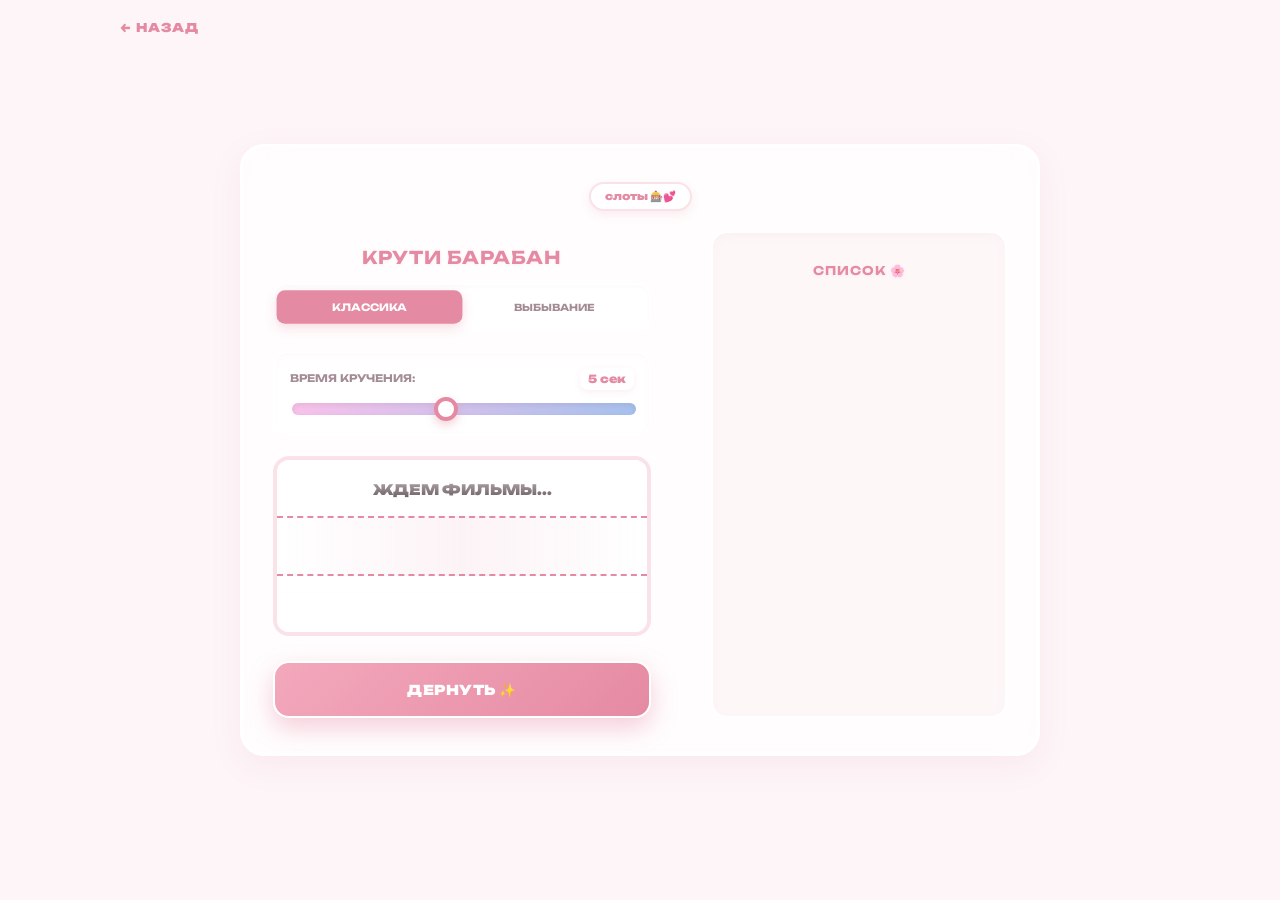
<file: roulette.html>
<!DOCTYPE html>
<html lang="ru">
<head>
    <meta charset="UTF-8">
    <meta name="viewport" content="width=device-width, initial-scale=1.0, maximum-scale=1.0, user-scalable=no">
    <title>roulette</title>
    <link rel="icon" type="image/png" href="favicon.png">  
    
    <style>
        html, body {
            background-color: #fdf5f7 !important;
            margin: 0; padding: 0;
            width: 100vw; height: 100vh;
        }
        .casino-master-board, .casino-left, .casino-right {
            opacity: 0; 
        }
    </style>

    <link rel="stylesheet" href="style.css">
    <link rel="stylesheet" href="roulette.css">
</head>
<body>
    <div class="floating-bg">
        <div class="float-item" style="left: 10%; animation-duration: 12s;">🐰</div>
        <div class="float-item" style="left: 30%; animation-duration: 15s;">🎀</div>
        <div class="float-item" style="left: 50%; animation-duration: 18s;">🌸</div>
        <div class="float-item" style="left: 70%; animation-duration: 14s;">🍓</div>
        <div class="float-item" style="left: 85%; animation-duration: 16s;">🐰</div>
    </div>
    <div class="sparkles-layer"></div>
    <div class="bg-blobs"><div class="blob ruby"></div><div class="blob dark"></div></div>

    <div class="wrapper center-screen">
        <div class="header-nav" style="position: absolute; top: 20px; left: -20px; z-index: 100;">
            <a href="index.html" class="btn-back">← НАЗАД</a>
        </div>

        <div class="glass-panel floating-panel casino-master-board">
            <div class="badge-love" style="margin: 0 auto 20px; display: table;">слоты 🎰💕</div>
            
            <div class="casino-split">
                
                <div class="casino-left">
                    <h2 class="section-title shimmer-text" style="font-size: 1.1rem; margin-bottom: 15px;">КРУТИ БАРАБАН</h2>
                    
                    <div class="mode-selector">
                        <button class="mode-btn active" data-mode="classic">КЛАССИКА</button>
                        <button class="mode-btn" data-mode="elimination">ВЫБЫВАНИЕ</button>
                    </div>
                    <div class="speed-control">
                        <label for="spin-duration">ВРЕМЯ КРУЧЕНИЯ: <span id="speed-val" class="val-display">5 сек</span></label>
                        <input type="range" id="spin-duration" min="1" max="10" step="0.5" value="5">
                    </div>

                    <div class="slot-window">
                        <div class="slot-overlay"></div>
                        <div class="slot-selector"></div>
                        <div id="slot-reel" class="slot-reel">
                            <div class="slot-item">ЖДЕМ ФИЛЬМЫ...</div>
                        </div>
                    </div>

                    <button id="spin-btn" class="btn-primary btn-huge shine-btn" style="margin-top: 25px; border-radius: 16px !important;">
                        ДЕРНУТЬ ✨
                    </button>
                </div>

                <div class="divider"></div>

                <div class="casino-right">
                    <h2 class="section-title" style="margin-bottom: 5px;">СПИСОК 🌸</h2>
                    <div class="notebook-wrapper">
                        <textarea id="movie-list" placeholder=""></textarea>
                    </div>
                </div>
                
            </div>
        </div>
    </div>

    <div id="result-modal" class="modal-overlay hidden">
        <div class="glass-panel modal-box winner-box">
            <div class="section-title">ДЖЕКПОТ! 🎰✨</div>
            <div id="winner-name" class="movie-title" style="font-size: 1.5rem; margin: 20px 0; color: var(--accent);"></div>
            <button id="close-modal" class="btn-primary shine-btn">ура! 🌸</button>
        </div>
    </div>

    <script type="module" src="roulette.js"></script>
</body>
</html>
</file>
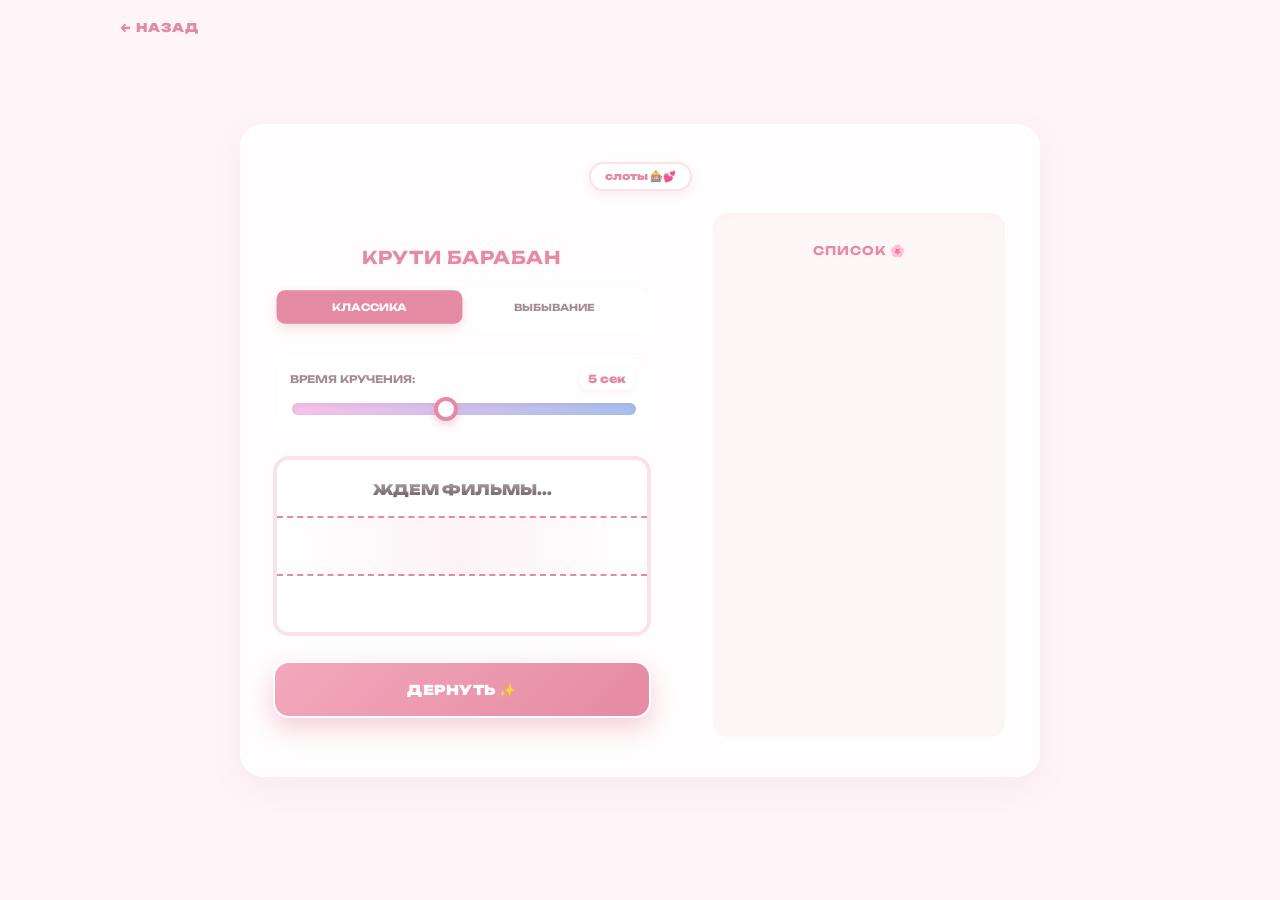
<file: roulette/roulette.html>
<!DOCTYPE html>
<html lang="ru">
<head>
    <meta charset="UTF-8">
    <meta name="viewport" content="width=device-width, initial-scale=1.0, maximum-scale=1.0, user-scalable=no">
    <title>roulette</title>
    <link rel="icon" type="image/png" href="../favicon.png">  
    
    <style>
        html, body {
            background-color: #fdf5f7 !important;
            margin: 0; padding: 0;
            width: 100vw; height: 100vh;
        }
        .casino-master-board, .casino-left, .casino-right {
            opacity: 0; 
        }
    </style>

    <link rel="stylesheet" href="../style.css">
    <link rel="stylesheet" href="roulette.css">
</head>
<body>
    <div class="floating-bg">
        <div class="float-item" style="left: 10%; animation-duration: 12s;">🐰</div>
        <div class="float-item" style="left: 30%; animation-duration: 15s;">🎀</div>
        <div class="float-item" style="left: 50%; animation-duration: 18s;">🌸</div>
        <div class="float-item" style="left: 70%; animation-duration: 14s;">🍓</div>
        <div class="float-item" style="left: 85%; animation-duration: 16s;">🐰</div>
    </div>
    <div class="sparkles-layer"></div>
    <div class="bg-blobs"><div class="blob ruby"></div><div class="blob dark"></div></div>

    <div class="wrapper center-screen">
        <div class="header-nav" style="position: absolute; top: 20px; left: -20px; z-index: 100;">
            <a href="../index.html" class="btn-back">← НАЗАД</a>
        </div>

        <div class="glass-panel floating-panel casino-master-board">
            <div class="badge-love" style="margin: 0 auto 20px; display: table;">слоты 🎰💕</div>
            
            <div class="casino-split">
                
                <div class="casino-left">
                    <h2 class="section-title shimmer-text" style="font-size: 1.1rem; margin-bottom: 15px;">КРУТИ БАРАБАН</h2>
                    
                    <div class="mode-selector">
                        <button class="mode-btn active" data-mode="classic">КЛАССИКА</button>
                        <button class="mode-btn" data-mode="elimination">ВЫБЫВАНИЕ</button>
                    </div>
                    <div class="speed-control">
                        <label for="spin-duration">ВРЕМЯ КРУЧЕНИЯ: <span id="speed-val" class="val-display">5 сек</span></label>
                        <input type="range" id="spin-duration" min="1" max="10" step="0.5" value="5">
                    </div>

                    <div class="slot-window">
                        <div class="slot-overlay"></div>
                        <div class="slot-selector"></div>
                        <div id="slot-reel" class="slot-reel">
                            <div class="slot-item">ЖДЕМ ФИЛЬМЫ...</div>
                        </div>
                    </div>

                    <button id="spin-btn" class="btn-primary btn-huge shine-btn" style="margin-top: 25px; border-radius: 16px !important;">
                        ДЕРНУТЬ ✨
                    </button>
                </div>

                <div class="divider"></div>

                <div class="casino-right">
                    <h2 class="section-title" style="margin-bottom: 5px;">СПИСОК 🌸</h2>
                    <div class="notebook-wrapper">
                        <textarea id="movie-list" placeholder=""></textarea>
                    </div>
                </div>
                
            </div>
        </div>
    </div>

    <div id="result-modal" class="modal-overlay hidden">
        <div class="glass-panel modal-box winner-box">
            <div class="section-title">ДЖЕКПОТ! 🎰✨</div>
            <div id="winner-name" class="movie-title" style="font-size: 1.5rem; margin: 20px 0; color: var(--accent);"></div>
            <button id="close-modal" class="btn-primary shine-btn">ура! 🌸</button>
        </div>
    </div>

    <script type="module" src="roulette.js"></script>
</body>
</html>
</file>
<file: style.css>
@import url('https://fonts.googleapis.com/css2?family=Unbounded:wght@700;900&family=Montserrat:wght@500;600;700;800&display=swap');

:root {
    --accent: #e58aa3;
    --accent-glow: rgba(229, 138, 163, 0.3);
    --bg-dark: #fdf5f7;
    --panel-bg: rgba(255, 255, 255, 0.7);
    --border-light: rgba(229, 138, 163, 0.25);
    --text-main: #5c4b51;
    --text-muted: #a38c95;
}

* { box-sizing: border-box; }

body { 
    font-family: 'Montserrat', sans-serif; 
    background-color: var(--bg-dark); 
    color: var(--text-main); 
    margin: 0; padding: 0; 
    min-height: 100vh; 
    display: flex;
    flex-direction: column;
    align-items: center;
    position: relative;
    overflow-x: hidden;
}

body::before {
    content: ''; position: fixed; top: 0; left: 0; width: 100vw; height: 100vh;
    background: linear-gradient(135deg, #fdf5f7, #faeaee, #f5dde4);
    background-size: 400% 400%;
    animation: gradientMove 15s ease infinite;
    z-index: -2; pointer-events: none;
}
@keyframes gradientMove { 0% { background-position: 0% 50%; } 50% { background-position: 100% 50%; } 100% { background-position: 0% 50%; } }

.center-screen { flex: 1; display: flex; align-items: center; justify-content: center; width: 100%; }
.wrapper { width: 100%; max-width: 1000px; padding: 20px; z-index: 10; display: flex; flex-direction: column; } /* Уменьшил ширину */

.header-nav { display: flex; justify-content: space-between; align-items: center; width: 100%; margin-bottom: 20px; }
.btn-back { 
    display: inline-block; color: var(--accent) !important; text-decoration: none; 
    font-family: 'Unbounded'; font-size: 0.75rem; transition: 0.3s; 
    text-transform: uppercase; letter-spacing: 1px; margin: 0; font-weight: 900;
}
.btn-back:hover { opacity: 0.7; transform: scale(1.05); }

.custom-dropdown { 
    position: relative; 
    width: 100%; 
    z-index: 1000 !important; 
}

.dropdown-selected { 
    display: flex; 
    align-items: center; 
    justify-content: center;
    gap: 8px;
    background: linear-gradient(135deg, rgba(255,255,255,0.95) 0%, rgba(253,245,247,0.9) 100%);
    color: var(--text-main); 
    border: 2px solid var(--border-light); 
    padding: 12px 18px;
    border-radius: 14px; 
    cursor: pointer; 
    font-family: 'Unbounded'; 
    font-size: 0.75rem; 
    font-weight: 800; 
    box-shadow: 0 4px 10px rgba(229,138,163,0.1); 
    transition: all 0.3s cubic-bezier(0.2, 0.8, 0.2, 1);
}

.dropdown-selected:hover { 
    border-color: var(--accent); 
    box-shadow: 0 8px 20px var(--accent-glow);
    transform: translateY(-2px);
}

.dropdown-selected .arrow {
    font-size: 0.6rem;
    color: var(--text-muted);
    transition: transform 0.4s cubic-bezier(0.175, 0.885, 0.32, 1.275), color 0.3s ease;
}

.custom-dropdown.open .dropdown-selected {
    border-color: var(--accent);
    box-shadow: 0 0 15px var(--accent-glow);
}

.custom-dropdown.open .dropdown-selected .arrow {
    transform: rotate(-180deg);
    color: var(--accent);
}

.dropdown-options { 
    position: absolute; 
    top: 100%; 
    left: 0; 
    width: 100%; 
    background: rgba(255, 255, 255, 0.98); 
    backdrop-filter: blur(10px);
    border: 2px solid var(--accent); 
    border-radius: 14px; 
    display: none; 
    margin-top: 8px; 
    box-shadow: 0 10px 30px rgba(229,138,163,0.25); 
    z-index: 1001 !important; 
    overflow: hidden; 
}

.dropdown-item { 
    padding: 14px; 
    cursor: pointer; 
    font-family: 'Unbounded';
    font-size: 0.7rem; 
    color: var(--text-main); 
    font-weight: 700; 
    transition: background 0.3s ease, color 0.3s ease, padding-left 0.3s ease; 
}

.dropdown-item:hover { 
    background: #faeaee; 
    color: var(--accent); 
    padding-left: 20px;
}

.glass-panel { background: var(--panel-bg); backdrop-filter: blur(20px); border: 2px solid #fff; border-radius: 20px; padding: 25px; box-shadow: 0 10px 30px rgba(229,138,163,0.1); width: 100%; }

.auth-card { padding: 40px 30px; text-align: center; width: 100%; max-width: 380px; margin: 0 auto; }
.main-title { font-family: 'Unbounded'; font-size: 2.2rem; margin-bottom: 25px; color: var(--accent); }
.accent { color: #f0a3ba; }

.user-info { display: flex; flex-direction: column; align-items: center; gap: 10px; margin-bottom: 30px; }
.avatar-img { width: 60px; height: 60px; border-radius: 50%; border: 3px solid #fff; object-fit: cover; box-shadow: 0 4px 10px rgba(229,138,163,0.2); }
.user-name-text { font-family: 'Unbounded'; font-size: 0.9rem; color: var(--text-main); }
.logout-link { background: none; border: none; color: var(--text-muted); font-family: 'Unbounded'; font-size: 0.6rem; cursor: pointer; text-decoration: underline; margin-top: 5px; transition: 0.3s; }
.logout-link:hover { color: var(--accent); }

.search-wrapper { position: relative; width: 100%; margin-bottom: 20px; }
.title-input { width: 100%; padding: 12px; background: rgba(255,255,255,0.9); border: 2px solid var(--border-light); color: var(--text-main); font-size: 0.9rem; font-family: 'Unbounded'; text-align: center; border-radius: 12px; outline: none; transition: 0.3s; box-shadow: inset 0 2px 4px rgba(0,0,0,0.02); }
.title-input::placeholder { color: #d6bccc; }
.title-input:focus { border-color: var(--accent); background: #fff; box-shadow: 0 0 10px var(--accent-glow); }

.suggestions-list { position: absolute; top: 100%; left: 0; width: 100%; background: #fff; border: 2px solid var(--border-light); border-radius: 12px; z-index: 1000; display: none; margin-top: 5px; box-shadow: 0 8px 15px rgba(229,138,163,0.15); overflow: hidden; }
.suggestion-item { padding: 8px; cursor: pointer; display: flex; align-items: center; gap: 10px; border-bottom: 1px solid #fdf5f7; color: var(--text-main); }
.suggestion-item:hover { background: #fdf0f4; }
.suggestion-img { width: 25px; height: 38px; object-fit: cover; border-radius: 4px; }

.movie-preview { 
    display: flex; align-items: center; gap: 15px; 
    background: rgba(255,255,255,0.8); border: 2px solid #fff; 
    padding: 12px; border-radius: 14px; margin-bottom: 20px; 
    position: relative; width: 100%; box-shadow: 0 4px 10px rgba(229,138,163,0.08); 
    z-index: 1000 !important; 
}
.movie-preview.hidden { display: none !important; }
.preview-poster { width: 50px; height: 75px; object-fit: cover; border-radius: 8px; box-shadow: 0 4px 10px rgba(229,138,163,0.2); }
.preview-info { display: flex; flex-direction: column; justify-content: center; flex: 1; text-align: left; }
.preview-title { font-family: 'Unbounded'; font-size: 0.95rem; color: var(--text-main); margin-bottom: 3px; text-transform: uppercase; }
.preview-genres { font-family: 'Montserrat'; font-size: 0.7rem; color: var(--text-muted); text-transform: uppercase; letter-spacing: 1px; font-weight: 600; }
.clear-btn { position: absolute; right: 12px; top: 12px; background: #fff; border: 2px solid var(--border-light); color: var(--text-muted); width: 26px; height: 26px; border-radius: 50%; display: flex; align-items: center; justify-content: center; cursor: pointer; transition: 0.2s; font-size: 0.7rem; font-weight: 900; }
.clear-btn:hover { background: #e58aa3; color: #fff; border-color: #e58aa3; }

.sliders-wrapper { 
    display: grid; grid-template-columns: 1fr; gap: 20px; 
    margin-bottom: 20px; transition: 0.3s; 
    position: relative;
    z-index: 1 !important;
}
.user-column { display: flex; flex-direction: column; gap: 10px; }
.user-column.hidden, .hidden { display: none !important; }

.section-box { background: rgba(255,255,255,0.7); padding: 15px; border-radius: 14px; border: 2px solid #fff; box-shadow: inset 0 2px 5px rgba(229,138,163,0.05); }
.section-title { color: var(--accent); font-family: 'Unbounded'; font-size: 0.75rem; letter-spacing: 1px; margin-bottom: 15px; text-align: center; text-transform: uppercase; text-shadow: 0 1px 3px rgba(229,138,163,0.1); }

.range-group { margin-bottom: 12px; }
label { display: flex; justify-content: space-between; margin-bottom: 6px; font-weight: 700; font-size: 0.75rem; color: var(--text-main); }
.val-display { color: var(--accent); font-family: 'Unbounded'; font-weight: 900; background: #fff; padding: 2px 6px; border-radius: 8px; box-shadow: 0 2px 4px rgba(229,138,163,0.15); font-size: 0.7rem; }

/* ползунки оценок */

input[type="range"] {
    width: 100%;
    height: 14px;
    border-radius: 12px;
    -webkit-appearance: none;
    outline: none;
    box-shadow: inset 0 2px 6px rgba(0,0,0,0.08);
    transition: all 0.3s ease;
}

/* ранд градиетн */
.range-group:nth-child(1) input[type="range"] { background: linear-gradient(135deg, #ff9a9e 0%, #fecfef 100%); } /* клубника */
.range-group:nth-child(2) input[type="range"] { background: linear-gradient(135deg, #ffecd2 0%, #fcb69f 100%); } /* персик */
.range-group:nth-child(3) input[type="range"] { background: linear-gradient(135deg, #e0c3fc 0%, #8ec5fc 100%); } /* голубика */
.range-group:nth-child(4) input[type="range"] { background: linear-gradient(135deg, #fbc2eb 0%, #a6c1ee 100%); } /* сладкая вата */
.range-group:nth-child(5) input[type="range"] { background: linear-gradient(135deg, #d4fc79 0%, #96e6a1 100%); } /* мята */
.range-group:nth-child(6) input[type="range"] { background: linear-gradient(135deg, #fdcbf1 0%, #e6dee9 100%); } /* сакура */
.range-group:nth-child(7) input[type="range"] { background: linear-gradient(135deg, #ffc3a0 0%, #ffafbd 100%); } /* роза */

input[type="range"] {
    width: 100%;
    height: 14px;
    border-radius: 12px;
    -webkit-appearance: none;
    outline: none;
    box-shadow: inset 0 2px 6px rgba(0,0,0,0.08);
    transition: background 0.3s ease, box-shadow 0.3s ease; 
}

.range-group:nth-child(1) input[type="range"] { background: linear-gradient(135deg, #ff9a9e 0%, #fecfef 100%); }
.range-group:nth-child(2) input[type="range"] { background: linear-gradient(135deg, #ffecd2 0%, #fcb69f 100%); }
.range-group:nth-child(3) input[type="range"] { background: linear-gradient(135deg, #e0c3fc 0%, #8ec5fc 100%); }
.range-group:nth-child(4) input[type="range"] { background: linear-gradient(135deg, #fbc2eb 0%, #a6c1ee 100%); }
.range-group:nth-child(5) input[type="range"] { background: linear-gradient(135deg, #d4fc79 0%, #96e6a1 100%); }
.range-group:nth-child(6) input[type="range"] { background: linear-gradient(135deg, #fdcbf1 0%, #e6dee9 100%); }
.range-group:nth-child(7) input[type="range"] { background: linear-gradient(135deg, #ffc3a0 0%, #ffafbd 100%); }

input[type="range"]::-webkit-slider-thumb {
    -webkit-appearance: none;
    width: 26px;
    height: 26px;
    background: #fff;
    border: 4px solid var(--accent);
    border-radius: 50%;
    cursor: pointer;
    box-shadow: 0 4px 12px rgba(229,138,163,0.5);
    transition: transform 0.2s cubic-bezier(0.175, 0.885, 0.32, 1.275), border-color 0.2s ease, box-shadow 0.2s ease; 
}

input[type="range"]::-webkit-slider-thumb:hover {
    transform: scale(1.25);
    border-color: #ff9a9e;
}

input[type="range"]::-webkit-slider-thumb:active {
    transform: scale(1.1);
    border-color: #e58aa3;
    box-shadow: 0 2px 6px rgba(229,138,163,0.8);
}

@keyframes softReveal {
    0% { 
        opacity: 0; 
        transform: translateY(-15px) scale(0.98); 
    }
    100% { 
        opacity: 1; 
        transform: translateY(0) scale(1); 
    }
}

.movie-preview:not(.hidden), 
.user-column:not(.hidden), 
#user1-title:not(.hidden) {
    animation: softReveal 0.5s cubic-bezier(0.2, 0.8, 0.2, 1) forwards;
}

.suggestions-list {
    animation: softReveal 0.3s ease forwards;
    transform-origin: top;
}

@keyframes scorePulse {
    0% { transform: scale(1); }
    50% { transform: scale(1.15); text-shadow: 0 0 25px rgba(229,138,163,0.8); }
    100% { transform: scale(1); }
}

.score-display.pulse {
    animation: scorePulse 0.4s ease-out;
}

.wrapper {
    animation: smoothAppear 0.8s ease-out forwards;
}

@keyframes smoothAppear {
    0% { 
        opacity: 0; 
        transform: translateY(15px) scale(0.98); 
    }
    100% { 
        opacity: 1; 
        transform: translateY(0) scale(1); 
    }
}
.section-box {
    transition: transform 0.4s ease, box-shadow 0.4s ease;
}

.section-box:hover {
    transform: translateY(-3px);
    box-shadow: 0 10px 25px rgba(229,138,163,0.15);
}

.duo-toggle-container { display: flex; justify-content: center; margin-bottom: 20px; background: rgba(255,255,255,0.9); padding: 8px 16px; border-radius: 16px; border: 2px solid var(--border-light); width: max-content; margin-left: auto; margin-right: auto; box-shadow: 0 4px 10px rgba(229,138,163,0.08); }
.duo-label { cursor: pointer; display: flex; align-items: center; gap: 8px; font-family: 'Unbounded'; font-size: 0.75rem; color: var(--accent); margin: 0; }
.duo-label input { width: 16px; height: 16px; accent-color: var(--accent); cursor: pointer; }

.final-score-box { text-align: center; margin-top: 5px; background: rgba(255,255,255,0.85); padding: 20px; border-radius: 16px; border: 2px solid #fff; box-shadow: 0 4px 15px rgba(229,138,163,0.1); }
.score-display { font-family: 'Unbounded'; font-size: 3.5rem; line-height: 1; text-align: center; margin: 10px 0 15px 0; font-weight: 900; }


/* 0-39: грязновато-красный */
.color-red { 
    color: #cc8b8b !important; 
    text-shadow: 0 2px 10px rgba(204, 139, 139, 0.2); 
} 

/* 40-54: пустота бледный бежево-серый */
.color-orange { 
    color: #bfa89e !important; 
    text-shadow: 0 2px 10px rgba(191, 168, 158, 0.2); 
} 

/* 55-69: пробуждение Нежный персик */
.color-yellow { 
    color: #f2c0a2 !important; 
    text-shadow: 0 2px 10px rgba(242, 192, 162, 0.3); 
} 

/* 70-84: цветение классический розовый*/
.color-lime { 
    color: #e58aa3 !important; 
    text-shadow: 0 2px 15px rgba(229, 138, 163, 0.4); 
} 

/* 85-99: насыщенная фуксия с неоновым свечением */
.color-green { 
    color: #ff4d94 !important; 
    text-shadow: 0 0 20px rgba(255, 77, 148, 0.6), 0 0 40px rgba(255, 77, 148, 0.2);
    animation: magicGlow 2s infinite alternate ease-in-out;
}

.color-gold {
    background: linear-gradient(135deg, #fdea8d 0%, #ffd700 50%, #eeaf10 100%);
    -webkit-background-clip: text;
    background-clip: text;
    color: transparent !important;
    filter: drop-shadow(0 0 15px rgba(255, 215, 0, 0.7));
    animation: goldShimmer 3s infinite ease-in-out !important;
}

@keyframes magicGlow {
    from { filter: brightness(1); }
    to { filter: brightness(1.3); }
}

.glass-panel {
    will-change: transform;
    transform: translateZ(0); /* GPU acceleration */
    transition: transform 0.4s cubic-bezier(0.175, 0.885, 0.32, 1.275);
}

.glass-panel:hover {
    transform: scale(1.01) translateZ(0);
}

.movie-card {
    will-change: transform, opacity;
    backface-visibility: hidden;
}

.btn-primary, .btn-secondary {
    will-change: transform;
}

.btn-primary:active {
    transform: scale(0.95);
}

.score-display {
    display: inline-block;
    will-change: transform;
    animation: scoreBreathe 4s ease-in-out infinite;
}

@keyframes scoreBreathe {
    0%, 100% { transform: scale(1); }
    50% { transform: scale(1.05); }
}

a, button, input, .dropdown-selected {
    transition: all 0.25s ease;
}

/* кнопки */
.btn-primary, .btn-secondary { width: 100%; padding: 12px; border-radius: 12px; font-family: 'Unbounded'; font-weight: 900; font-size: 0.75rem; text-transform: uppercase; cursor: pointer; transition: 0.3s; display: block; text-align: center; border: none; letter-spacing: 1px; text-decoration: none; }
.btn-primary { background: linear-gradient(135deg, #f0a3ba, #e58aa3); color: #fff !important; box-shadow: 0 4px 10px rgba(229,138,163,0.3); border: 2px solid #fff; }
.btn-secondary { background: #fff; color: var(--accent) !important; border: 2px solid var(--accent); }
.btn-primary:hover { transform: translateY(-2px); box-shadow: 0 6px 15px rgba(229,138,163,0.4); }
.btn-secondary:hover { background: #fdf5f7; }

.modal-overlay {
    position: fixed !important;
    top: 0; left: 0; width: 100vw; height: 100vh;
    background: rgba(92, 75, 81, 0.4); backdrop-filter: blur(5px); /* Мягкое затемнение */
    display: flex; align-items: center; justify-content: center;
    z-index: 9999;
    opacity: 1; transition: opacity 0.3s ease;
}
.modal-overlay.hidden { display: none !important; opacity: 0; }
.modal-box { 
    background: rgba(255, 255, 255, 0.95); 
    border: 2px solid #fff;
    border-radius: 20px; 
    width: 90%; max-width: 320px; 
    text-align: center; 
    padding: 25px !important; 
    box-shadow: 0 10px 30px rgba(229,138,163,0.2); 
}
.modal-box p { font-family: 'Montserrat'; font-weight: 700; color: var(--text-main); font-size: 0.85rem; }
.modal-actions { display: flex; gap: 10px; margin-top: 20px; }
.modal-actions button { flex: 1; padding: 10px !important; font-size: 0.7rem !important; }

/* сетка карточек */
.movies-grid { display: grid; grid-template-columns: repeat(auto-fill, minmax(220px, 1fr)); gap: 20px; width: 100%; }
.movie-card { background: rgba(255,255,255,0.9); border-radius: 16px; overflow: hidden; border: 2px solid #fff; transition: 0.4s; position: relative; display: flex; flex-direction: column; width: 100%; box-shadow: 0 6px 15px rgba(229,138,163,0.1); }
.movie-card:hover { transform: translateY(-5px); border-color: var(--accent); box-shadow: 0 10px 25px rgba(229,138,163,0.2); }

.poster-container { position: relative; width: 100%; height: 320px; }
.card-poster { width: 100%; height: 100%; object-fit: cover; }
.card-poster.no-img { display: flex; align-items: center; justify-content: center; background: #fdf5f7; color: var(--accent); font-family: 'Unbounded'; font-size: 0.7rem; }
.poster-overlay { position: absolute; bottom: 0; left: 0; width: 100%; height: 60%; background: linear-gradient(to bottom, transparent 0%, rgba(255,255,255,0.9) 80%, #fff 100%); pointer-events: none; }

.card-content { padding: 0 12px 15px 12px; margin-top: -25px; display: flex; flex-direction: column; align-items: center; text-align: center; position: relative; z-index: 2; }
.card-header { display: flex; align-items: center; justify-content: center; gap: 6px; margin-bottom: 10px; width: 100%; }
.card-avatar { width: 24px !important; height: 24px !important; border-radius: 50% !important; border: 2px solid #fff; box-shadow: 0 2px 4px rgba(0,0,0,0.05); }
.card-author { font-size: 0.7rem; color: var(--text-muted); font-family: 'Unbounded'; font-weight: 700; }

.movie-title { font-family: 'Unbounded'; font-size: 0.9rem; margin-bottom: 2px; color: var(--text-main); }
.movie-genres { font-size: 0.6rem; color: var(--text-muted); text-transform: uppercase; letter-spacing: 1px; font-weight: 700; margin-bottom: 8px; }

.movie-score-wrapper { position: relative; cursor: help; display: inline-block; }
.movie-score { font-family: 'Unbounded'; font-size: 3rem; line-height: 1; font-weight: 900; margin: 5px 0; text-shadow: 0 2px 6px rgba(229,138,163,0.15); }

.stats-tooltip { position: absolute; bottom: 110%; left: 50%; transform: translateX(-50%) translateY(10px); background: rgba(255, 255, 255, 0.98); backdrop-filter: blur(10px); border-radius: 12px; width: 160px; border: 2px solid var(--border-light); box-shadow: 0 10px 20px rgba(229,138,163,0.2); opacity: 0; visibility: hidden; transition: 0.3s ease; z-index: 100; padding: 12px;}
.movie-score-wrapper:hover .stats-tooltip { opacity: 1; visibility: visible; transform: translateX(-50%) translateY(0); border-color: var(--accent); }
.stat-row { display: flex; justify-content: space-between; font-size: 0.65rem; color: var(--text-muted); margin-bottom: 5px; font-weight: 600; }
.stat-val { color: var(--accent); font-family: 'Unbounded'; font-weight: 800; }

.delete-btn { position: absolute; top: 8px; right: 8px; background: rgba(255,255,255,0.9); color: var(--text-muted); border: 2px solid #fff; width: 28px; height: 28px; border-radius: 50%; font-family: 'Montserrat'; font-weight: 900; font-size: 0.75rem; display: flex; align-items: center; justify-content: center; cursor: pointer; z-index: 20; transition: 0.2s; box-shadow: 0 2px 6px rgba(0,0,0,0.05); }
.delete-btn:hover { background: #e58aa3; color: #fff; border-color: #e58aa3; transform: scale(1.1); box-shadow: 0 4px 10px rgba(229,138,163,0.3); }

/* переключатели фильмов и аниме */
.type-tabs { 
    display: flex; gap: 4px; width: 100%; margin-bottom: 15px; 
    background: rgba(255,255,255,0.8); padding: 6px; 
    border-radius: 14px; border: 2px solid #fff; 
    box-shadow: 0 4px 10px rgba(229,138,163,0.05); 
}

.type-tab { 
    flex: 1; padding: 10px; 
    background: transparent; color: var(--text-muted); 
    border: 1px solid transparent; 
    border-radius: 10px; font-family: 'Unbounded'; font-size: 0.65rem; 
    cursor: pointer; font-weight: 700;
    transition: background-color 0.4s ease, color 0.4s ease, border-color 0.4s ease, box-shadow 0.4s ease, transform 0.3s ease !important;
}

.type-tab:hover { 
    color: var(--accent); 
    background: rgba(255,255,255,0.5); 
}

.type-tab.active { 
    background: #fff; 
    color: var(--accent); 
    box-shadow: 0 4px 10px rgba(229,138,163,0.1); 
    border-color: var(--border-light); 
    transform: scale(1.02);
}

.genre-filters { 
    display: flex; 
    flex-wrap: wrap;
    justify-content: center;
    gap: 10px; 
    width: 100%; 
    padding: 15px 5px;
    margin-bottom: 15px; 
    overflow: visible;
}
.genre-pill { background: #fff; border: 2px solid var(--border-light); color: var(--text-muted); padding: 8px 14px; border-radius: 16px; font-family: 'Unbounded'; font-size: 0.65rem; cursor: pointer; white-space: nowrap; transition: 0.3s; font-weight: 700; box-shadow: 0 2px 6px rgba(229,138,163,0.05); }
.genre-pill:hover { border-color: var(--accent); color: var(--accent); }
.genre-pill.active { background: var(--accent); color: #fff; border-color: var(--accent); box-shadow: 0 4px 10px rgba(229,138,163,0.2); }

@media (max-width: 768px) {
    .sliders-wrapper { grid-template-columns: 1fr !important; }
    .movie-preview { flex-direction: column; text-align: center; }
    .preview-info { align-items: center; }
    .clear-btn { top: 5px; right: 5px; }
    .movie-card { max-width: 280px; margin: 0 auto; }
}

.bg-blobs { 
    position: fixed; top: 0; left: 0; 
    width: 100vw; height: 100vh; 
    z-index: -1; pointer-events: none; 
    will-change: transform; 
    transform: translateZ(0); 
}

.blob { 
    position: absolute; border-radius: 50%; 
    filter: blur(80px);
    opacity: 0.5; 
    will-change: transform;
}
.blob.ruby { width: 40vw; height: 40vw; background: #f0c0d0; top: -5%; left: -5%; animation: floatBlob 15s infinite alternate ease-in-out; }
.blob.dark { width: 50vw; height: 50vw; background: #e8d0d8; bottom: -5%; right: -5%; animation: floatBlob 20s infinite alternate-reverse ease-in-out; }

@keyframes floatBlob { 
    0% { transform: translate3d(0, 0, 0); } 
    100% { transform: translate3d(5%, 5%, 0); } 
}

.floating-bg {
    position: fixed; top: 0; left: 0;
    width: 100vw; height: 100vh;
    pointer-events: none; z-index: -1; overflow: hidden;
}

.float-item {
    position: absolute; top: -10%;
    font-size: 2rem; user-select: none;
    animation: floatDown linear infinite;
    filter: drop-shadow(0 4px 8px rgba(229,138,163,0.3));
    will-change: transform, opacity; /* Оптимизация */
}

@keyframes floatDown {
    0% { transform: translate3d(0, -10vh, 0) rotate(0deg) scale(0.9); opacity: 0; }
    20% { opacity: 0.8; transform: translate3d(0, 15vh, 0) rotate(70deg) scale(1.1); }
    80% { opacity: 0.8; transform: translate3d(0, 85vh, 0) rotate(290deg) scale(0.9); }
    100% { transform: translate3d(0, 110vh, 0) rotate(360deg) scale(1.1); opacity: 0; }
}

@keyframes twinkleBg {
    0% { opacity: 0.15; transform: scale(1) translate3d(0, 0, 0); }
    100% { opacity: 0.4; transform: scale(1.02) translate3d(-10px, 10px, 0); }
}

.auth-card {
    max-width: 420px !important;
    padding: 40px 30px !important;
    border-radius: 30px !important;
    position: relative;
}

.badge-love {
    background: #fff;
    color: var(--accent);
    font-family: 'Unbounded';
    font-size: 0.65rem;
    font-weight: 900;
    padding: 6px 14px;
    border-radius: 20px;
    border: 2px solid var(--border-light);
    display: inline-block;
    margin-bottom: 15px;
    box-shadow: 0 4px 10px rgba(229,138,163,0.15);
}

.welcome-subtitle {
    font-size: 0.8rem;
    color: var(--text-muted);
    margin-bottom: 25px;
    line-height: 1.4;
    font-weight: 600;
}

.profile-showcase {
    display: flex;
    flex-direction: column;
    align-items: center;
    margin-bottom: 30px;
    background: rgba(255, 255, 255, 0.5);
    padding: 20px;
    border-radius: 24px;
    border: 2px solid #fff;
}

.avatar-wrapper {
    position: relative;
    width: 80px; height: 80px;
    margin-bottom: 12px;
}

.avatar-wrapper .avatar-img {
    width: 100%; height: 100%;
    border-radius: 50%;
    border: 3px solid #fff;
    object-fit: cover;
    box-shadow: 0 8px 20px rgba(229,138,163,0.3);
}

.welcome-text {
    font-size: 0.65rem;
    color: var(--text-muted);
    font-family: 'Unbounded';
    font-weight: 900;
    letter-spacing: 2px;
}

.user-name-text {
    font-family: 'Unbounded';
    font-size: 1.2rem !important;
    color: var(--accent) !important;
    font-weight: 900;
    margin-top: 2px;
    text-shadow: 0 2px 4px rgba(229,138,163,0.1);
}

.menu-actions {
    display: flex;
    flex-direction: column;
    gap: 15px;
}

.btn-huge {
    padding: 18px 20px !important;
    border-radius: 20px !important;
    font-size: 0.85rem !important;
    display: flex !important;
    align-items: center;
    justify-content: center;
    gap: 12px;
    letter-spacing: 0.5px !important;
    transition: all 0.4s cubic-bezier(0.4, 0, 0.2, 1) !important;
}

.btn-huge .btn-icon {
    font-size: 1.3rem;
    transition: transform 0.3s ease;
}

.btn-huge:hover .btn-icon {
    transform: scale(1.2) rotate(-10deg);
}

.btn-primary.btn-huge {
    background: linear-gradient(135deg, #f3a8bc 0%, #e58aa3 100%);
    box-shadow: 0 10px 25px rgba(229,138,163,0.4) !important;
}

.btn-primary.btn-huge:hover {
    transform: translateY(-4px) scale(1.02);
    box-shadow: 0 15px 30px rgba(229,138,163,0.5) !important;
    background: linear-gradient(135deg, #f5b3c5 0%, #e895ac 100%);
}

.btn-secondary.btn-huge {
    background: rgba(255, 255, 255, 0.9);
    border: 2px solid #fff !important;
    box-shadow: 0 8px 20px rgba(229,138,163,0.15) !important;
}

.btn-secondary.btn-huge:hover {
    background: #fff;
    transform: translateY(-4px) scale(1.02);
    box-shadow: 0 12px 25px rgba(229,138,163,0.25) !important;
    border-color: var(--accent) !important;
}

.shine-btn {
    position: relative;
    overflow: hidden;
}

.shine-btn::after {
    content: '';
    position: absolute;
    top: 0; left: -150%;
    width: 50%; height: 100%;
    background: linear-gradient(to right, transparent, rgba(255,255,255,0.6), transparent);
    transform: skewX(-25deg);
    animation: shineSweep 4s infinite cubic-bezier(0.4, 0, 0.2, 1);
}

@keyframes shineSweep {
    0% { left: -150%; }
    20% { left: 200%; }
    100% { left: 200%; }
}

@keyframes floatPanel {
    0% { transform: translateY(0); box-shadow: 0 10px 30px rgba(229,138,163,0.1); }
    100% { transform: translateY(-8px); box-shadow: 0 18px 40px rgba(229,138,163,0.2); }
}

.movie-card {
    animation: cardStagger 0.6s cubic-bezier(0.2, 0.8, 0.2, 1) both;
}

.movie-card:nth-child(1) { animation-delay: 0.1s; }
.movie-card:nth-child(2) { animation-delay: 0.2s; }
.movie-card:nth-child(3) { animation-delay: 0.3s; }
.movie-card:nth-child(4) { animation-delay: 0.4s; }
.movie-card:nth-child(5) { animation-delay: 0.5s; }
.movie-card:nth-child(6) { animation-delay: 0.6s; }
.movie-card:nth-child(7) { animation-delay: 0.7s; }
.movie-card:nth-child(8) { animation-delay: 0.8s; }

@keyframes cardStagger {
    0% { opacity: 0; transform: translateY(40px) scale(0.95); }
    100% { opacity: 1; transform: translateY(0) scale(1); }
}

@keyframes textShimmer {
    to { background-position: 200% center; }
}

@keyframes heartbeat {
    0%, 100% { transform: scale(1) translateY(-2px); }
    15% { transform: scale(1.05) translateY(-2px); }
    30% { transform: scale(1) translateY(-2px); }
    45% { transform: scale(1.05) translateY(-2px); }
}
.btn-primary:hover, .btn-huge:hover {
    animation: heartbeat 1.5s infinite cubic-bezier(0.2, 0.8, 0.2, 1);
}

.title-input:focus {
    animation: inputGlow 1.5s infinite alternate;
    outline: none;
}
@keyframes inputGlow {
    from { box-shadow: 0 0 10px var(--accent-glow), inset 0 2px 4px rgba(0,0,0,0.02); }
    to { box-shadow: 0 0 25px rgba(255, 77, 148, 0.5), inset 0 2px 4px rgba(0,0,0,0.02); border-color: #ff4d94; }
}

.avatar-img {
    transition: transform 0.5s cubic-bezier(0.68, -0.55, 0.265, 1.55);
    will-change: transform;
}
.avatar-wrapper:hover .avatar-img {
    transform: scale(1.15) rotate(12deg);
    box-shadow: 0 12px 25px rgba(229,138,163,0.5);
}

.custom-dropdown.open .dropdown-options {
    display: block;
    animation: popDown 0.4s cubic-bezier(0.175, 0.885, 0.32, 1.275) forwards;
    transform-origin: top center;
}
@keyframes popDown {
    0% { opacity: 0; transform: scaleY(0.5) translateY(-15px); }
    100% { opacity: 1; transform: scaleY(1) translateY(0); }
}

.genre-pill {
    transition: transform 0.3s cubic-bezier(0.175, 0.885, 0.32, 1.275), background 0.3s, color 0.3s, border-color 0.3s;
    will-change: transform;
}
.genre-pill:hover {
    transform: translateY(-5px) scale(1.08);
}

.suggestions-list[style*="display: block"] {
    animation: slideDownFade 0.3s cubic-bezier(0.2, 0.8, 0.2, 1) forwards;
    transform-origin: top;
}
@keyframes slideDownFade {
    0% { opacity: 0; transform: translateY(-10px) scale(0.98); }
    100% { opacity: 1; transform: translateY(0) scale(1); }
}

.movie-card:hover .movie-title {
    background: linear-gradient(90deg, var(--text-main), #ff4d94, var(--text-main));
    background-size: 200% auto;
    color: transparent;
    -webkit-background-clip: text;
    background-clip: text;
    animation: textShimmer 2s linear infinite;
}

::-webkit-scrollbar {
    width: 12px;
}
::-webkit-scrollbar-track {
    background: var(--bg-dark);
}
::-webkit-scrollbar-thumb {
    background: var(--accent);
    border-radius: 10px;
    border: 3px solid var(--bg-dark);
    transition: background 0.3s;
}
::-webkit-scrollbar-thumb:hover {
    background: #ff4d94;
}

.header-nav .custom-dropdown {
    width: 220px !important;
}

/* 100 ballov */

.platinum-card .card-front, 
.platinum-card .card-back {
    border: 4px solid transparent !important;
    background-origin: border-box;
    background-clip: padding-box, border-box;
    background-size: 100% 100%, 300% 300%;
    animation: platinumBorder 4s linear infinite;
}

.platinum-card .card-front {
    background-image: 
        linear-gradient(rgba(255, 255, 255, 0.95), rgba(255, 255, 255, 0.95)), 
        linear-gradient(45deg, #ff4d94, #ffd700, #a6c1ee, #ff4d94);
}

.platinum-card .card-back {
    background-image: 
        linear-gradient(#fdf5f7, #fdf5f7), 
        linear-gradient(45deg, #ff4d94, #ffd700, #a6c1ee, #ff4d94);
}

.platinum-card {
    animation: platinumLevitate 3s ease-in-out infinite alternate !important;
}

.platinum-card::after { 
    content: '👑 ШЕДЕВР';
    position: absolute;
    top: -15px;
    right: 50px;
    background: linear-gradient(135deg, #ffd700, #ff8c00);
    color: #fff;
    padding: 6px 14px;
    border-radius: 20px;
    font-family: 'Unbounded', sans-serif;
    font-size: 0.75rem;
    font-weight: 900;
    z-index: 9999 !important;
    box-shadow: 0 5px 15px rgba(255, 215, 0, 0.6);
    transform: translateZ(60px) rotate(10deg); 
    animation: crownDance 2s infinite alternate ease-in-out;
    pointer-events: none;
}

.movie-card.platinum-card {
    overflow: visible !important;
}

@keyframes crownDance {
    0% { transform: translateZ(60px) translateY(0) rotate(10deg); }
    100% { transform: translateZ(60px) translateY(-6px) rotate(-5deg) scale(1.1); }
}

@keyframes platinumBorder {
    0% { background-position: 0% 0%, 0% 50%; }
    50% { background-position: 0% 0%, 100% 50%; }
    100% { background-position: 0% 0%, 0% 50%; }
}

@keyframes platinumLevitate {
    0% { 
        transform: translateY(0); 
        box-shadow: 0 10px 20px rgba(255, 215, 0, 0.3), 0 0 15px rgba(255, 77, 148, 0.3); 
    }
    100% { 
        transform: translateY(-8px); 
        box-shadow: 0 15px 35px rgba(255, 215, 0, 0.7), 0 0 30px rgba(255, 77, 148, 0.5); 
    }
}

/* Танец короны */
@keyframes crownDance {
    0% { transform: translateZ(40px) translateY(0) rotate(10deg); }
    100% { transform: translateZ(40px) translateY(-6px) rotate(-5deg) scale(1.1); }
}

.platinum-card .movie-score {
    background: linear-gradient(135deg, #fdea8d 0%, #ffd700 50%, #eeaf10 100%);
    -webkit-background-clip: text;
    background-clip: text;
    color: transparent !important;
    filter: drop-shadow(0 0 10px rgba(255, 215, 0, 0.6));
    animation: goldShimmer 3s infinite ease-in-out !important;
    font-weight: 900;
}

@keyframes goldShimmer {
    0% { 
        filter: drop-shadow(0 0 5px rgba(255, 215, 0, 0.4)) brightness(1); 
        transform: scale(1); 
    }
    50% { 
        filter: drop-shadow(0 0 20px rgba(255, 215, 0, 0.8)) brightness(1.2); 
        transform: scale(1.05); 
    }
    100% { 
        filter: drop-shadow(0 0 5px rgba(255, 215, 0, 0.4)) brightness(1); 
        transform: scale(1); 
    }
}

.platinum-card .card-back .stat-val:last-child {
    color: #ffd700 !important;
    text-shadow: 0 0 10px rgba(255, 215, 0, 0.5);
}

.platinum-card .card-front, 
.platinum-card .card-back {
    border-radius: 16px !important;
    -webkit-mask-image: -webkit-radial-gradient(white, black);
    mask-image: radial-gradient(white, black);
}

.platinum-card .poster-container,
.platinum-card .card-poster {
    border-top-left-radius: 12px !important;
    border-top-right-radius: 12px !important;
}
</file>
<file: roulette.css>
html, body {
    background-color: #fdf5f7 !important;
}

.casino-master-board {
    max-width: 800px !important;
    width: 100%;
    padding: 35px 30px !important;
    border-radius: 24px;
    border: 3px solid #fff;
    background: rgba(255, 255, 255, 0.75);
   animation: popUpBoard 0.8s cubic-bezier(0.34, 1.56, 0.64, 1) both;
}

@keyframes popUpBoard {
    0% { opacity: 0; transform: translateY(40px) scale(0.95); }
    100% { opacity: 1; transform: translateY(0) scale(1); }
}

.casino-split {
    display: flex;
    gap: 30px;
    align-items: stretch;
}

.casino-left {
    flex: 1.5;
    display: flex;
    flex-direction: column;
    justify-content: center;
    animation: slideInSideLeft 0.6s cubic-bezier(0.2, 0.8, 0.2, 1) 0.2s both;
}

@keyframes slideInSideLeft {
    0% { opacity: 0; transform: translateX(-30px); }
    100% { opacity: 1; transform: translateX(0); }
}

.slot-window {
    position: relative;
    width: 100%;
    height: 180px; 
    background: #fff;
    border: 4px solid var(--border-light);
    border-radius: 16px;
    overflow: hidden;
    animation: idlePulse 3s infinite ease-in-out alternate;
}

@keyframes idlePulse {
    0% { box-shadow: inset 0 8px 20px rgba(0,0,0,0.05), 0 0 0 rgba(255, 77, 148, 0); }
    100% { box-shadow: inset 0 8px 20px rgba(0,0,0,0.05), 0 5px 25px rgba(255, 77, 148, 0.2); }
}

.slot-overlay {
    position: absolute;
    top: 0; left: 0; width: 100%; height: 100%;
    background: linear-gradient(to bottom, 
        rgba(255,255,255,1) 0%, rgba(255,255,255,0) 25%, 
        rgba(255,255,255,0) 75%, rgba(255,255,255,1) 100%);
    pointer-events: none;
    z-index: 10;
}

.slot-selector {
    position: absolute;
    top: 50%; left: 0; width: 100%; height: 60px;
    transform: translateY(-50%);
    border-top: 2px dashed var(--accent);
    border-bottom: 2px dashed var(--accent);
    background: linear-gradient(90deg, transparent, rgba(229, 138, 163, 0.1), transparent);
    pointer-events: none;
    z-index: 5;
}

.slot-reel {
    display: flex; flex-direction: column; width: 100%;
    will-change: transform;
}

.slot-item {
    height: 60px;
    display: flex; align-items: center; justify-content: center;
    font-family: 'Unbounded', sans-serif;
    font-weight: 900; font-size: 0.9rem; color: var(--text-main);
    text-transform: uppercase; padding: 0 15px;
    text-align: center; white-space: nowrap;
    overflow: hidden; text-overflow: ellipsis;
}

.blur-effect { filter: blur(2px) opacity(0.8); }
.casino-right {
    flex: 1;
    display: flex;
    flex-direction: column;
    background: rgba(253, 245, 247, 0.8); 
    border: 2px solid #fff;
    border-radius: 16px;
    padding: 20px;
    box-shadow: inset 0 4px 10px rgba(229,138,163,0.05);
   animation: slideInSideRight 0.6s cubic-bezier(0.2, 0.8, 0.2, 1) 0.3s both;
}

@keyframes slideInSideRight {
    0% { opacity: 0; transform: translateX(30px); }
    100% { opacity: 1; transform: translateX(0); }
}

.tiny-subtitle {
    font-size: 0.55rem; color: var(--text-muted); 
    font-family: 'Unbounded'; margin-bottom: 15px; text-align: center;
}

textarea {
    width: 100%;
    flex: 1;
    min-height: 200px;
    background: transparent;
    border: none;
    font-family: 'Montserrat', sans-serif;
    font-weight: 700;
    font-size: 0.75rem;
    color: var(--text-main);
    resize: none;
    outline: none;
    line-height: 1.6;
}

textarea::-webkit-scrollbar { width: 4px; }
textarea::-webkit-scrollbar-thumb { background: rgba(229, 138, 163, 0.4); border-radius: 10px; }
textarea::-webkit-scrollbar-thumb:hover { background: var(--accent); }

.mode-selector {
    display: flex; gap: 8px; margin-bottom: 20px;
    background: rgba(255,255,255,0.8); padding: 6px;
    border-radius: 12px; border: 2px solid #fff;
    box-shadow: inset 0 2px 5px rgba(0,0,0,0.02);
}

.mode-btn {
    flex: 1; padding: 10px; border-radius: 8px; border: none;
    background: transparent; color: var(--text-muted);
    font-family: 'Unbounded'; font-size: 0.6rem; font-weight: 700;
    cursor: pointer; transition: 0.3s cubic-bezier(0.2, 0.8, 0.2, 1);
}

.mode-btn:hover { color: var(--accent); }

.mode-btn.active {
    background: var(--accent); color: #fff;
    box-shadow: 0 4px 10px rgba(229,138,163,0.3);
    transform: scale(1.05);
}

.speed-control {
    margin-bottom: 20px;
    background: rgba(255, 255, 255, 0.8);
    padding: 15px;
    border-radius: 14px;
    border: 2px solid #fff;
    box-shadow: inset 0 2px 5px rgba(229, 138, 163, 0.05);
    text-align: left;
}

.speed-control label {
    display: flex; justify-content: space-between; align-items: center;
    margin-bottom: 10px; font-family: 'Unbounded', sans-serif;
    font-size: 0.65rem; font-weight: 700; color: var(--text-muted);
}

.speed-control .val-display {
    color: var(--accent); background: #fff;
    padding: 4px 8px; border-radius: 8px;
    box-shadow: 0 2px 6px rgba(229, 138, 163, 0.15);
}

#spin-duration {
    width: 100%; height: 12px; border-radius: 12px;
    -webkit-appearance: none;
    background: linear-gradient(135deg, #fbc2eb 0%, #a6c1ee 100%);
    outline: none; box-shadow: inset 0 2px 6px rgba(0,0,0,0.08);
}

#spin-duration::-webkit-slider-thumb {
    -webkit-appearance: none; width: 24px; height: 24px;
    background: #fff; border: 4px solid var(--accent);
    border-radius: 50%; cursor: pointer;
    box-shadow: 0 4px 10px rgba(229, 138, 163, 0.4);
    transition: transform 0.2s cubic-bezier(0.175, 0.885, 0.32, 1.275);
}

#spin-duration::-webkit-slider-thumb:hover { transform: scale(1.2); }

.winner-box {
    transform: scale(1.2); border: 4px solid #ffd700 !important;
    box-shadow: 0 0 40px rgba(255, 215, 0, 0.4) !important;
    animation: winPop 0.5s cubic-bezier(0.175, 0.885, 0.32, 1.275) forwards;
}

@keyframes winPop {
    0% { transform: scale(0.5) rotate(-10deg); opacity: 0; }
    100% { transform: scale(1.1) rotate(0deg); opacity: 1; }
}

@media (max-width: 768px) {
    .casino-split { flex-direction: column; gap: 20px; }
    .casino-right { padding: 15px; }
    textarea { min-height: 150px; }
}
</file>
<file: roulette/roulette.css>
html, body {
    background-color: #fdf5f7 !important;
}

.casino-master-board {
    max-width: 800px !important;
    width: 100%;
    padding: 35px 30px !important;
    border-radius: 24px;
    border: 3px solid #fff;
    background: rgba(255, 255, 255, 0.75);
   animation: popUpBoard 0.8s cubic-bezier(0.34, 1.56, 0.64, 1) both;
}

@keyframes popUpBoard {
    0% { opacity: 0; transform: translateY(40px) scale(0.95); }
    100% { opacity: 1; transform: translateY(0) scale(1); }
}

.casino-split {
    display: flex;
    gap: 30px;
    align-items: stretch;
}

.casino-left {
    flex: 1.5;
    display: flex;
    flex-direction: column;
    justify-content: center;
    animation: slideInSideLeft 0.6s cubic-bezier(0.2, 0.8, 0.2, 1) 0.2s both;
}

@keyframes slideInSideLeft {
    0% { opacity: 0; transform: translateX(-30px); }
    100% { opacity: 1; transform: translateX(0); }
}

.slot-window {
    position: relative;
    width: 100%;
    height: 180px; 
    background: #fff;
    border: 4px solid var(--border-light);
    border-radius: 16px;
    overflow: hidden;
    animation: idlePulse 3s infinite ease-in-out alternate;
}

@keyframes idlePulse {
    0% { box-shadow: inset 0 8px 20px rgba(0,0,0,0.05), 0 0 0 rgba(255, 77, 148, 0); }
    100% { box-shadow: inset 0 8px 20px rgba(0,0,0,0.05), 0 5px 25px rgba(255, 77, 148, 0.2); }
}

.slot-overlay {
    position: absolute;
    top: 0; left: 0; width: 100%; height: 100%;
    background: linear-gradient(to bottom, 
        rgba(255,255,255,1) 0%, rgba(255,255,255,0) 25%, 
        rgba(255,255,255,0) 75%, rgba(255,255,255,1) 100%);
    pointer-events: none;
    z-index: 10;
}

.slot-selector {
    position: absolute;
    top: 50%; left: 0; width: 100%; height: 60px;
    transform: translateY(-50%);
    border-top: 2px dashed var(--accent);
    border-bottom: 2px dashed var(--accent);
    background: linear-gradient(90deg, transparent, rgba(229, 138, 163, 0.1), transparent);
    pointer-events: none;
    z-index: 5;
}

.slot-reel {
    display: flex; flex-direction: column; width: 100%;
    will-change: transform;
}

.slot-item {
    height: 60px;
    display: flex; align-items: center; justify-content: center;
    font-family: 'Unbounded', sans-serif;
    font-weight: 900; font-size: 0.9rem; color: var(--text-main);
    text-transform: uppercase; padding: 0 15px;
    text-align: center; white-space: nowrap;
    overflow: hidden; text-overflow: ellipsis;
}

.blur-effect { filter: blur(2px) opacity(0.8); }
.casino-right {
    flex: 1;
    display: flex;
    flex-direction: column;
    background: rgba(253, 245, 247, 0.8); 
    border: 2px solid #fff;
    border-radius: 16px;
    padding: 20px;
    box-shadow: inset 0 4px 10px rgba(229,138,163,0.05);
   animation: slideInSideRight 0.6s cubic-bezier(0.2, 0.8, 0.2, 1) 0.3s both;
}

@keyframes slideInSideRight {
    0% { opacity: 0; transform: translateX(30px); }
    100% { opacity: 1; transform: translateX(0); }
}

.tiny-subtitle {
    font-size: 0.55rem; color: var(--text-muted); 
    font-family: 'Unbounded'; margin-bottom: 15px; text-align: center;
}

textarea {
    width: 100%;
    flex: 1;
    min-height: 450px;
    background: transparent;
    border: none;
    font-family: 'Montserrat', sans-serif;
    font-weight: 700;
    font-size: 0.75rem;
    color: var(--text-main);
    resize: none;
    outline: none;
    line-height: 1.6;
}

textarea::-webkit-scrollbar { width: 4px; }
textarea::-webkit-scrollbar-thumb { background: rgba(229, 138, 163, 0.4); border-radius: 10px; }
textarea::-webkit-scrollbar-thumb:hover { background: var(--accent); }

.mode-selector {
    display: flex; gap: 8px; margin-bottom: 20px;
    background: rgba(255,255,255,0.8); padding: 6px;
    border-radius: 12px; border: 2px solid #fff;
    box-shadow: inset 0 2px 5px rgba(0,0,0,0.02);
}

.mode-btn {
    flex: 1; padding: 10px; border-radius: 8px; border: none;
    background: transparent; color: var(--text-muted);
    font-family: 'Unbounded'; font-size: 0.6rem; font-weight: 700;
    cursor: pointer; transition: 0.3s cubic-bezier(0.2, 0.8, 0.2, 1);
}

.mode-btn:hover { color: var(--accent); }

.mode-btn.active {
    background: var(--accent); color: #fff;
    box-shadow: 0 4px 10px rgba(229,138,163,0.3);
    transform: scale(1.05);
}

.speed-control {
    margin-bottom: 20px;
    background: rgba(255, 255, 255, 0.8);
    padding: 15px;
    border-radius: 14px;
    border: 2px solid #fff;
    box-shadow: inset 0 2px 5px rgba(229, 138, 163, 0.05);
    text-align: left;
}

.speed-control label {
    display: flex; justify-content: space-between; align-items: center;
    margin-bottom: 10px; font-family: 'Unbounded', sans-serif;
    font-size: 0.65rem; font-weight: 700; color: var(--text-muted);
}

.speed-control .val-display {
    color: var(--accent); background: #fff;
    padding: 4px 8px; border-radius: 8px;
    box-shadow: 0 2px 6px rgba(229, 138, 163, 0.15);
}

#spin-duration {
    width: 100%; height: 12px; border-radius: 12px;
    -webkit-appearance: none;
    background: linear-gradient(135deg, #fbc2eb 0%, #a6c1ee 100%);
    outline: none; box-shadow: inset 0 2px 6px rgba(0,0,0,0.08);
}

#spin-duration::-webkit-slider-thumb {
    -webkit-appearance: none; width: 24px; height: 24px;
    background: #fff; border: 4px solid var(--accent);
    border-radius: 50%; cursor: pointer;
    box-shadow: 0 4px 10px rgba(229, 138, 163, 0.4);
    transition: transform 0.2s cubic-bezier(0.175, 0.885, 0.32, 1.275);
}

#spin-duration::-webkit-slider-thumb:hover { transform: scale(1.2); }

.winner-box {
    transform: scale(1.2); border: 4px solid #ffd700 !important;
    box-shadow: 0 0 40px rgba(255, 215, 0, 0.4) !important;
    animation: winPop 0.5s cubic-bezier(0.175, 0.885, 0.32, 1.275) forwards;
}

@keyframes winPop {
    0% { transform: scale(0.5) rotate(-10deg); opacity: 0; }
    100% { transform: scale(1.1) rotate(0deg); opacity: 1; }
}

@media (max-width: 768px) {
    .casino-split { flex-direction: column; gap: 20px; }
    .casino-right { padding: 15px; }
    textarea { min-height: 150px; }
}
</file>
